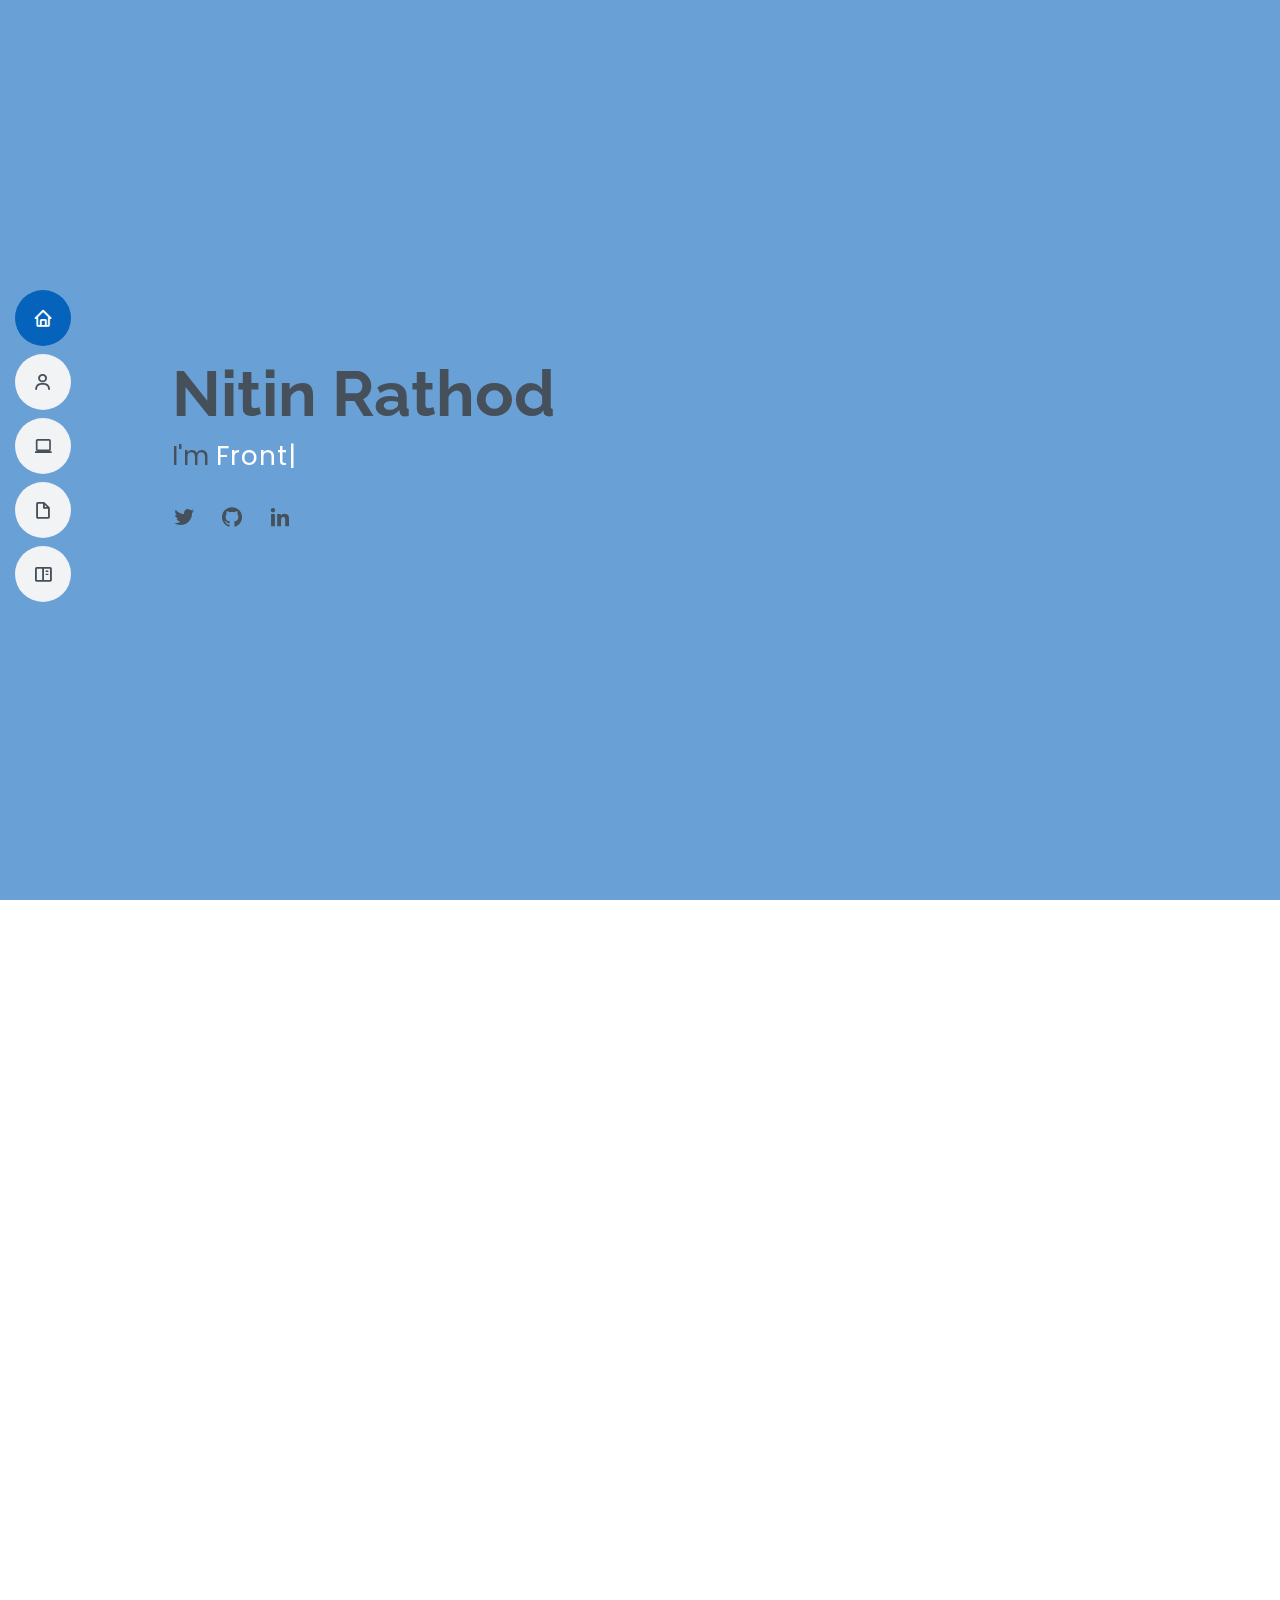
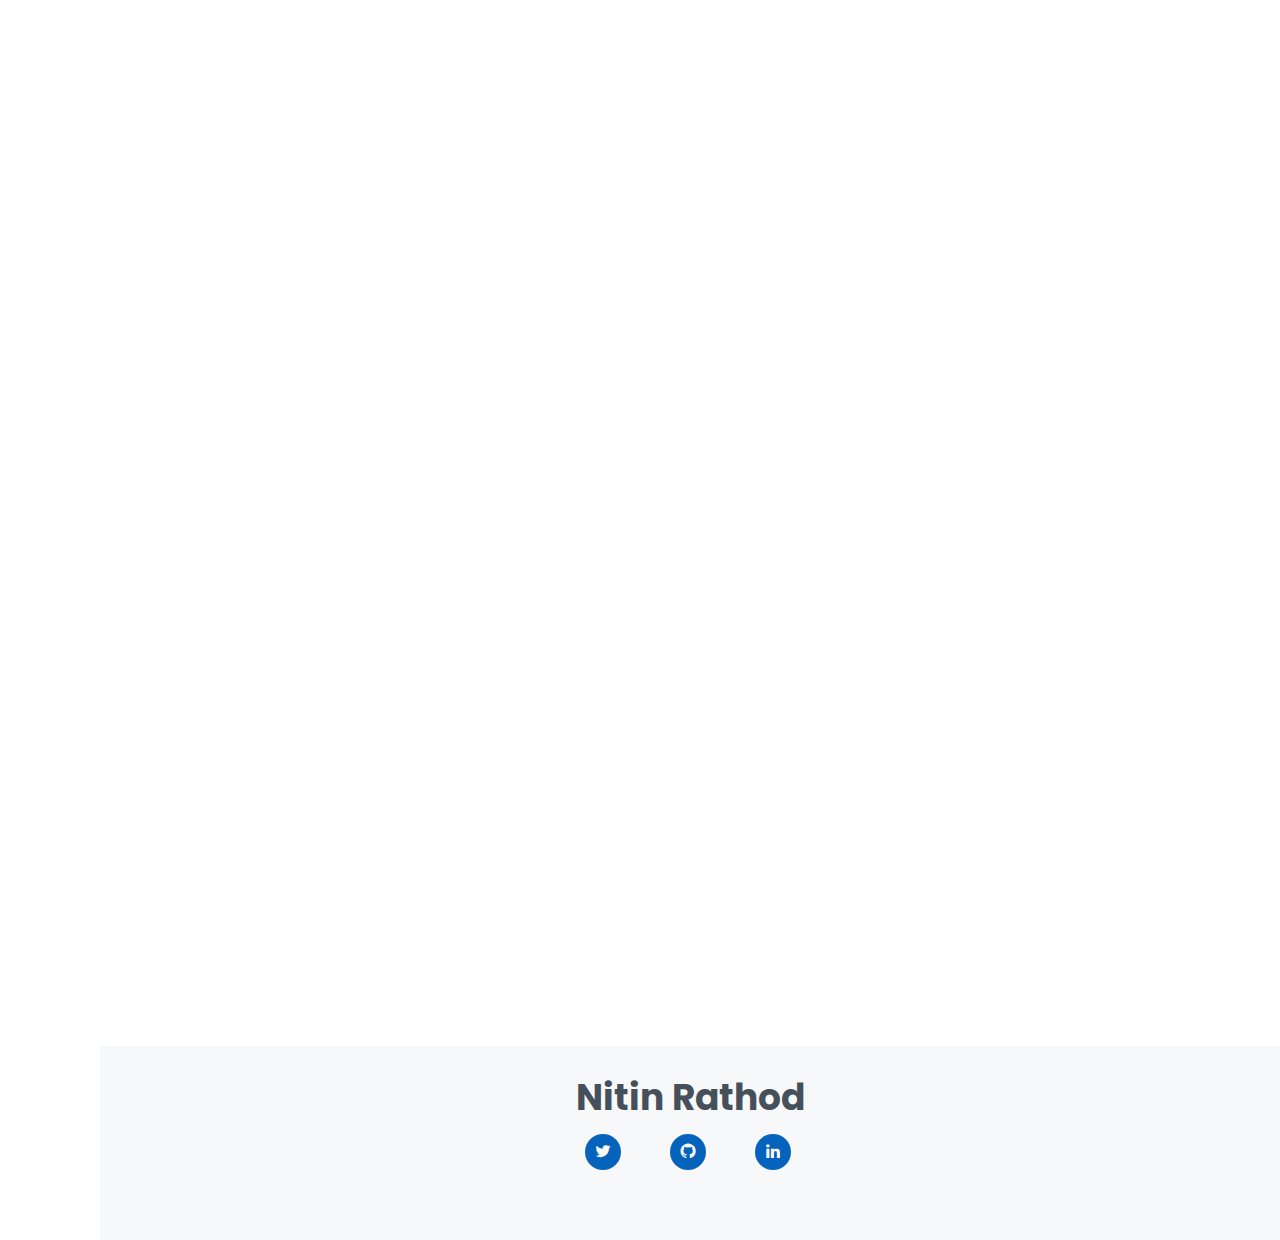
<file: index.html>
<!DOCTYPE html>
<html lang="en">

<head>
  <meta charset="utf-8">
  <meta content="width=device-width, initial-scale=1.0" name="viewport">

  <title>Portfolio | NITIN RATHOD</title>
  <meta content="" name="description">
  <meta content="" name="keywords">

  <!-- Favicons -->
  <link href="assets/img/favicon.png" rel="icon">
  <link href="assets/img/apple-touch-icon.png" rel="apple-touch-icon">

  <!-- Google Fonts -->
  <link
    href="https://fonts.googleapis.com/css?family=Open+Sans:300,300i,400,400i,600,600i,700,700i|Raleway:300,300i,400,400i,500,500i,600,600i,700,700i|Poppins:300,300i,400,400i,500,500i,600,600i,700,700i"
    rel="stylesheet">

  <!-- Vendor CSS Files -->
  <link href="assets/vendor/aos/aos.css" rel="stylesheet">
  <link href="assets/vendor/bootstrap/css/bootstrap.min.css" rel="stylesheet">
  <link href="assets/vendor/bootstrap-icons/bootstrap-icons.css" rel="stylesheet">
  <link href="assets/vendor/boxicons/css/boxicons.min.css" rel="stylesheet">
  <link href="assets/vendor/glightbox/css/glightbox.min.css" rel="stylesheet">
  <link href="assets/vendor/swiper/swiper-bundle.min.css" rel="stylesheet">

  <!-- Template Main CSS File -->
  <link href="assets/css/style.css" rel="stylesheet">
</head>

<body>

  <!-- ======= Mobile nav toggle button ======= -->
  <!-- <button type="button" class="mobile-nav-toggle d-xl-none"><i class="bi bi-list mobile-nav-toggle"></i></button> -->
  <i class="bi bi-list mobile-nav-toggle d-xl-none"></i>
  <!-- ======= Header ======= -->
  <header id="header" class="d-flex flex-column justify-content-center">

    <nav id="navbar" class="navbar nav-menu">
      <ul>
        <li><a href="#hero" class="nav-link scrollto active"><i class="bx bx-home"></i> <span>Home</span></a></li>
        <li><a href="#about" class="nav-link scrollto"><i class="bx bx-user"></i> <span>About</span></a></li>
        <li><a href="#skills" class="nav-link scrollto"><i class="bx bx-laptop"></i> <span>Skills</span></a></li>
        <li><a href="#resume" class="nav-link scrollto"><i class="bx bx-file-blank"></i> <span>Resume</span></a></li>
        <li><a href="#project" class="nav-link scrollto"><i class="bx bx-book-content"></i> <span>Projects</span></a>
        </li>
      </ul>
    </nav><!-- .nav-menu -->

  </header><!-- End Header -->

  <!-- ======= Hero Section ======= -->
  <section id="hero" class="d-flex flex-column justify-content-center">
    <div class="hero">
      <ul class="circles">
        <li></li>
        <li></li>
        <li></li>
        <li></li>
        <li></li>
        <li></li>
        <li></li>
        <li></li>
        <li></li>
        <li></li>
        <li></li>
        <li></li>
        <li></li>
        <li></li>
        <li></li>
        <li></li>
        <li></li>
        <li></li>
        <li></li>
      </ul>
    </div>
    <div class="container" data-aos="zoom-in" data-aos-delay="100">
      <h1>Nitin Rathod</h1>
      <p>I'm <span class="typed" data-typed-items="Frontend Developer, Photographer"></span></p>
      <div class="social-links">
        <a href="https://twitter.com/" class="twitter" target="_blank"><i class="bx bxl-twitter"></i></a>
        <a href="https://github.com/nitrathod" class="github" target="_blank"><i class="bx bxl-github"></i></a>
        <!-- <a href="#" class="instagram"><i class="bx bxl-instagram"></i></a>
        <a href="#" class="google-plus"><i class="bx bxl-skype"></i></a> -->
        <a href="https://www.linkedin.com/in/nitin-rathod-209028b0/" class="linkedin" target="_blank"><i
            class="bx bxl-linkedin"></i></a>
      </div>
    </div>
  </section><!-- End Hero -->

  <main id="main">

    <!-- ======= About Section ======= -->
    <section id="about" class="about">
      <div class="container" data-aos="fade-up">

        <div class="section-title">
          <h2>About</h2>
        </div>

        <div class="row">
          <div class="col-lg-4">
            <img src="assets/img/project.svg" class="img img-fluid" alt="">
          </div>
          <div class="col-lg-8 pt-4 pt-lg-0 content">
            <h3>Frontend Developer.</h3>
            <div>
              <ul>
                <li>A person with strong technical skills, visual sense, understanding of UX, and strong communication
                  skills.</li>
                <li>I am enthusiastic, who loves to explore new things which help me to turned out from functional QA to
                  the amazing frontend developer.</li>
                <li>An Individual with a flexible and self-motivated personality along with a very good
                  team player, committed to delivering on time and having ability to take ownership of
                  workstreams.</li>
                <li>I am modest, but hard working and I consistently sets firm goals for myself. Then, once I’ve
                  defined the benchmarks, I take the necessary steps to achieve those milestones.</li>
              </ul>
            </div>
          </div>
        </div>

      </div>
    </section>
    <!-- End About Section -->

    <!-- ======= Skills Section ======= -->
    <section id="skills" class="skills section-bg">
      <div class="container" data-aos="fade-up">

        <div class="section-title">
          <h2>Skills</h2>
          <p>A person with strong technical skills, understanding of UX, and strong communication skills.</p>
        </div>

        <div class="row skills-content">

          <div class="col-lg-6">

            <div class="progress">
              <span class="skill">HTML 5<i class="val">80%</i></span>
              <div class="progress-bar-wrap">
                <div class="progress-bar" role="progressbar" aria-valuenow="80" aria-valuemin="0" aria-valuemax="100">
                </div>
              </div>
            </div>

            <div class="progress">
              <span class="skill">CSS 3<i class="val">80%</i></span>
              <div class="progress-bar-wrap">
                <div class="progress-bar" role="progressbar" aria-valuenow="80" aria-valuemin="0" aria-valuemax="100">
                </div>
              </div>
            </div>

            <div class="progress">
              <span class="skill">JavaScript <i class="val">70%</i></span>
              <div class="progress-bar-wrap">
                <div class="progress-bar" role="progressbar" aria-valuenow="70" aria-valuemin="0" aria-valuemax="100">
                </div>
              </div>
            </div>

          </div>

          <div class="col-lg-6">

            <div class="progress">
              <span class="skill">Angular <i class="val">70%</i></span>
              <div class="progress-bar-wrap">
                <div class="progress-bar" role="progressbar" aria-valuenow="75" aria-valuemin="0" aria-valuemax="100">
                </div>
              </div>
            </div>

            <div class="progress">
              <span class="skill">Typescript <i class="val">60%</i></span>
              <div class="progress-bar-wrap">
                <div class="progress-bar" role="progressbar" aria-valuenow="70" aria-valuemin="0" aria-valuemax="100">
                </div>
              </div>
            </div>

            <div class="progress">
              <span class="skill">Tailwind CSS<i class="val">60%</i></span>
              <div class="progress-bar-wrap">
                <div class="progress-bar" role="progressbar" aria-valuenow="60" aria-valuemin="0" aria-valuemax="100">
                </div>
              </div>
            </div>

          </div>

        </div>

      </div>
    </section>
    <!-- End Skills Section -->
    <!--======= Resume Section ======= -->
    <section id="resume" class="resume">
      <div class="container" data-aos="fade-up">

        <div class="section-title">
          <h2>Resume</h2>
          <p>Innovative Front-end developer with total <b>6.7+</b> years of experience and relavent <b>3.7+</b> years in
            building and maintiaing
            responsive websites in the consulting firm. Proficient in <b>JavaScript, Angular, HTML5, CSS3, PrimeNG,
              Tailwind CSS</b>, along
            with other frontend technologies and tools. </p>
        </div>

        <div class="row">
          <div class="col-lg-6">
            <h3 class="resume-title">Sumary</h3>
            <div class="resume-item pb-0">
              <h4>Rathod Nitin</h4>
              <p><em>Meticulous front-end developer with over <b>3.7+</b> years of frontend
                  experience and passion for responsive website design
                  and experience in all stages of advanced front-end
                  development. Highly enthusiastic and enjoy learning new
                  technologies and frameworks. Spearheaded successful
                  transition from senior quality assurance engineer to a
                  front-end developer. Proficient understanding of
                  <b>JavaScript, Angular, HTML, and CSS</b>. Knowledgeable in a
                  user interface and debugging processes.</em></p>
              <ul>
                <li>A2/302 Amber Enclave, Near
                  Laxmi Park Thakurli East
                  421201, Dombivli, Mumbai,
                  Maharashtra, India</li>
                <li>+91 9028258085</li>
                <li>rnitin.tech@gmail.com</li>
              </ul>
            </div>

            <h3 class="resume-title">Education</h3>
            <div class="resume-item">
              <h4>Post Graduation Diploma In Advance Computing</h4>
              <h5>08/2015</h5>
              <p><em><b>MET Institute of Computer Science, Mumbai, India</b></em></p>
              <ul>
                <li>Use technologies to access and interpret information effectively.</li>
                <li>Apply analytical skills to investigate unfamiliar problems using web technologies like HTML 5.0,
                  CSS, JavaScript, Angular.</li>
                <li>Use quantitative data confidently and competently.</li>
                <li>Understand the multi-tier architecture of web-based enterprise applications.</li>
              </ul>
            </div>
            <div class="resume-item">
              <h4>Bachelors Of Engineering</h4>
              <h5>06/2014</h5>
              <p><em><b>University Of Mumbai, India</b></em></p>
              <ul>
                <li>Electronics & Telecommunication Engineering: Studied analog transmission, digital transmission,
                  reception of video, voice and data, basic electronics, solid state devices, digital and analog
                  communication, analog integrated circuits, satellite communication, microwave engineering, antennae
                  and wave progression.</li>
              </ul>
            </div>
          </div>
          <div class="col-lg-6">
            <h3 class="resume-title">Professional Experience</h3>
            <div class="resume-item">
              <h4>Deloitte Consulting India Pvt. Ltd, Mumbai, India</h4>
              <p><em><b>DC consultant</b></em> - Present</p>
              <p><em><b>Gas & Electric Client</b></em> - Oct. 2018 - Present</p>
              <ul>
                <li><em><b>Industry</b></em>: Energy and Gas</li>
                <li><em><b>Role</b></em>: Frontend Developer, 3.7+ years</li>
                <li><em><b>Project Overview</b></em>: The project aims to develop a system that helps end-user with a
                  digital solution and
                  minimize efforts for enrolling, transferring, and stopping for the electric and gas services.</li>
                <li><em><b>Responsibilities</b></em>: Maximized applications’ efficiency, data quality, scope,
                  operability, and flexibility.</li>
                <li>Improved product aesthetics for current client, leading to
                  an average increase of 34% in application efficiency.
                </li>
                <li>Implemented a pixel-perfect UI/UX with a focus on
                  customer engagement and creating beautiful and
                  unobtrusive user flows.</li>
                <li>Handled UI integration with REST-APIs along with crossbrowser
                  compatibility.
                </li>
                <li>
                  Liaised with backend developers and product owners to
                  stay current on product features and intended
                  functionality.
                </li>
                <li>
                  Assessed UX and UI designs for technical feasibility.
                </li>
                <li>
                  Wrote elegant, self-documenting code, easy to read and
                  adapt for other developers.
                </li>
                <li>
                  Proficient understanding of code versioning tools GitHub.
                </li>
              </ul>
            </div>
            <div class="resume-item">
              <p><em><b>DC Business Technology Analyst</b></em></p>
              <p><em><b>Insurance Client</b></em> - Sep. 2015 - Sep. 2018</p>
              <ul>
                <li><em><b>Industry</b></em>: Insurance</li>
                <li><em><b>Role</b></em>: Sr. Quality Assurance Engineer, 3 years</li>
                <li><em><b>Project Overview</b></em>: The project aims to test various kinds of insurance policies that
                  are created for endusers
                  to digitize the process and provide a robust solution. Insurance policies like Personal Auto,
                  Commercial Auto, Homeowners, Umbrella, Businessowners, Workers Comp, etc.</li>
                <li><em><b>Responsibilities</b></em>: Being quality assurance engineer actively working on creating
                  accurate and successful test scripts to manage
                  the system and regression testing of certain products and
                  features.</li>
                <li>Actively participated in sprint planning, daily stand-ups,
                  demonstrations, and retrospections.</li>
              </ul>
            </div>
          </div>
        </div>

      </div>
    </section>
    <!--End Resume Section -->
    <!-- ======= project Section ======= -->
    <section id="project" class="project section-bg">
      <div class="container" data-aos="fade-up">
        <div class="section-title">
          <h2>Projects</h2>
          <p>I would love to showcase my work and thus, you can see my project hosted online,
            if you want to know more, please click on individual projects.
          </p>
        </div>
        <div class="container">
          <div class="row">
            <div class="col-sm-6">
              <div class="card">
                <img class="card-img-top" src="assets/img/portfolio/movie-clone.png" alt="Card image cap">
                <div class="card-body">
                  <h5 class="card-title"><b>Movie Clone</b></h5>
                  <p class="card-text">The movie clone web-based application, fetching REST API from <b>The Movie
                      Database</b>
                    site and displaying upcoming, top rated, popular etc. categories movies on application.
                    Using common component, pagination, search functionality, movie details, movie trailer
                    and movie pictures.</p>
                  <a href="movie-clone.html" class="btn btn-primary">Project Details</a>
                </div>
              </div>
            </div>
            <div class="col-sm-6">
              <div class="card">
                <img class="card-img-top" src="assets/img/portfolio/covid19.png" alt="Card image cap">
                <div class="card-body">
                  <h5 class="card-title"><b>Covid 19 Tracker | India</b></h5>
                  <p class="card-text">The Covid 19 virus tracker for india, as the count is multiplying radiply and new
                    varients are being discovered in regular time period.
                    With the help of this project, I want to help people to get the live data and demographic details on
                    one click and he/she
                    will get important information about covid-19 virus
                    updates.</p>
                  <a href="#" class="btn btn-primary">Project Details</a>
                </div>
              </div>
            </div>
          </div>
        </div>
        <div>

        </div>
      </div>
    </section>

    <!-- End project Section -->

    <!-- ======= Footer ======= -->
    <footer id="footer">
      <div class="container">
        <h3>Nitin Rathod</h3>
        <div class="social-links">
          <a href="https://twitter.com/" class="twitter" target="_blank"><i class="bx bxl-twitter"></i></a>
          <a href="https://github.com/nitrathod" class="github" target="_blank"><i class="bx bxl-github"></i></a>
          <!-- <a href="#" class="instagram"><i class="bx bxl-instagram"></i></a>
        <a href="#" class="google-plus"><i class="bx bxl-skype"></i></a> -->
          <a href="https://www.linkedin.com/in/nitin-rathod-209028b0/" class="linkedin" target="_blank"><i
              class="bx bxl-linkedin"></i></a>
        </div>
      </div>
    </footer><!-- End Footer -->

    <div id="preloader"></div>
    <a href="#" class="back-to-top d-flex align-items-center justify-content-center"><i
        class="bi bi-arrow-up-short"></i></a>

    <!-- Vendor JS Files -->
    <script src="assets/vendor/aos/aos.js"></script>
    <script src="assets/vendor/bootstrap/js/bootstrap.bundle.min.js"></script>
    <script src="assets/vendor/glightbox/js/glightbox.min.js"></script>
    <script src="assets/vendor/isotope-layout/isotope.pkgd.min.js"></script>
    <script src="assets/vendor/php-email-form/validate.js"></script>
    <script src="assets/vendor/purecounter/purecounter.js"></script>
    <script src="assets/vendor/swiper/swiper-bundle.min.js"></script>
    <script src="assets/vendor/typed.js/typed.min.js"></script>
    <script src="assets/vendor/waypoints/noframework.waypoints.js"></script>

    <!-- Template Main JS File -->
    <script src="assets/js/main.js"></script>

</body>

</html>
</file>
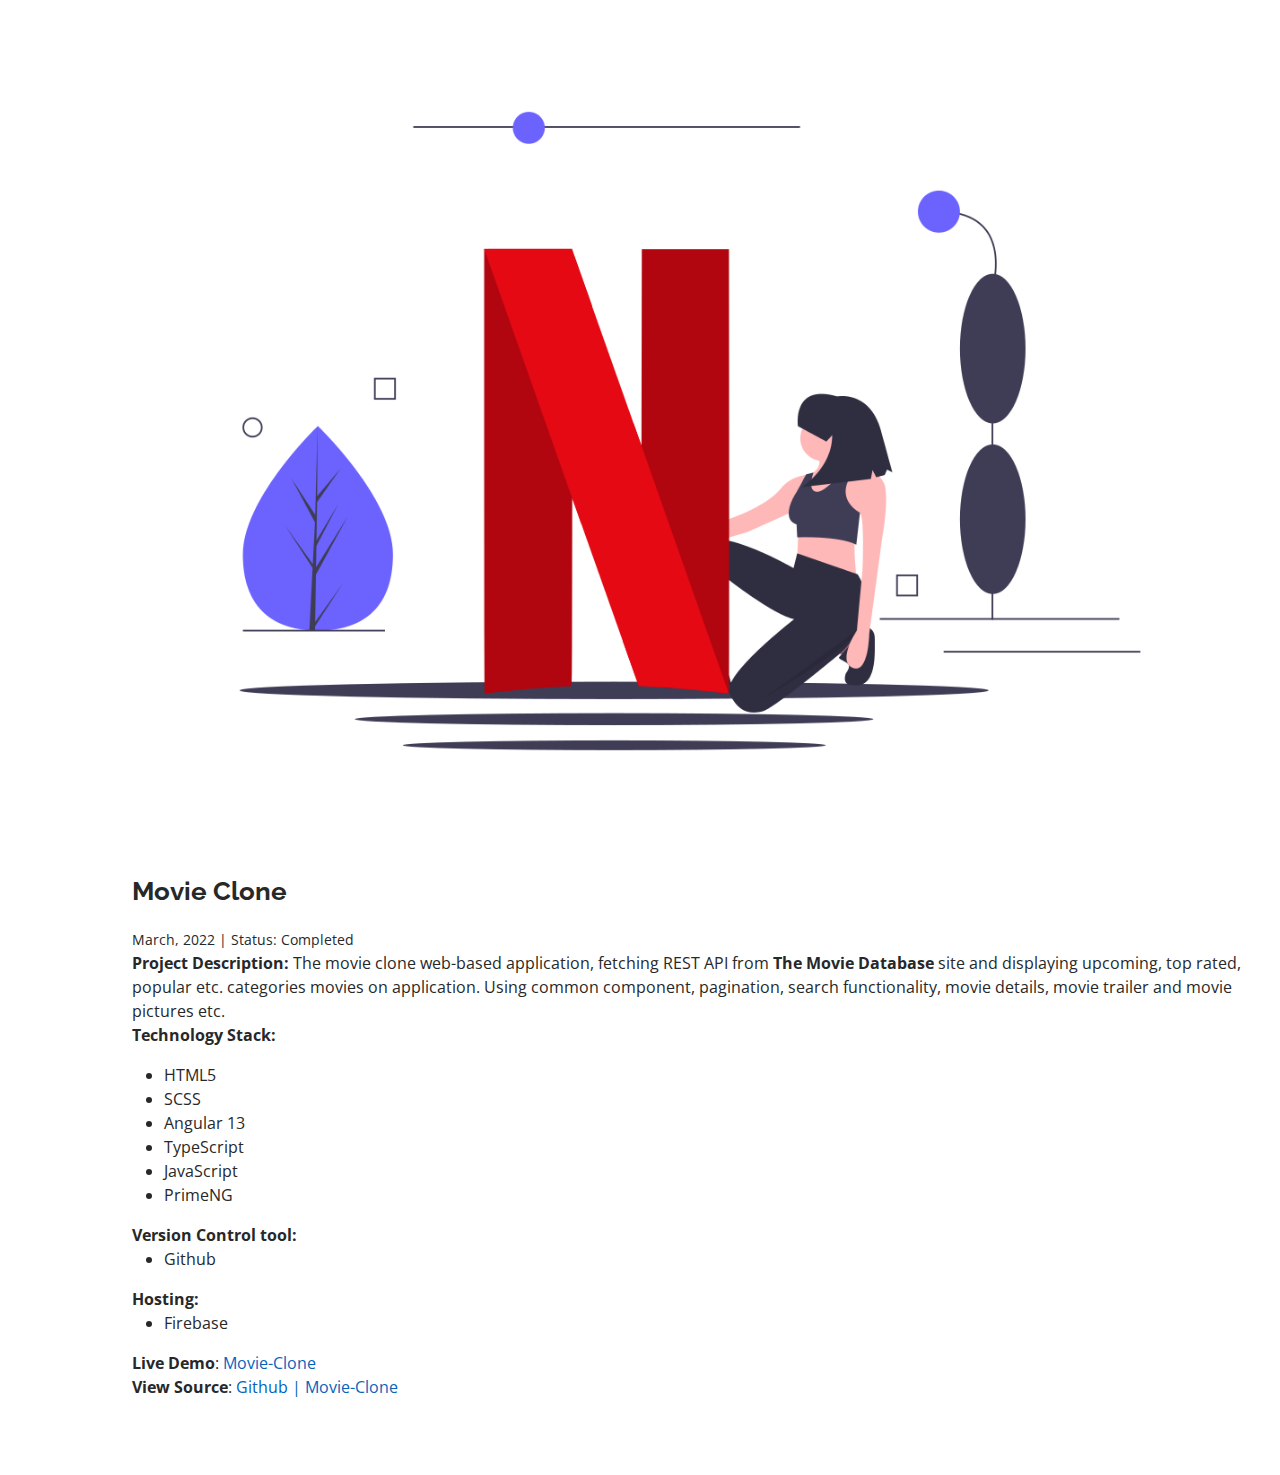
<file: movie-clone.html>
<!DOCTYPE html>
<html lang="en">

<head>
    <meta charset="utf-8">
    <meta content="width=device-width, initial-scale=1.0" name="viewport">

    <title>Portfolio | NITIN RATHOD</title>
    <meta content="" name="description">
    <meta content="" name="keywords">

    <!-- Favicons -->
    <link href="assets/img/favicon.png" rel="icon">
    <link href="assets/img/apple-touch-icon.png" rel="apple-touch-icon">

    <!-- Google Fonts -->
    <link
        href="https://fonts.googleapis.com/css?family=Open+Sans:300,300i,400,400i,600,600i,700,700i|Raleway:300,300i,400,400i,500,500i,600,600i,700,700i|Poppins:300,300i,400,400i,500,500i,600,600i,700,700i"
        rel="stylesheet">

    <!-- Vendor CSS Files -->
    <link href="assets/vendor/aos/aos.css" rel="stylesheet">
    <link href="assets/vendor/bootstrap/css/bootstrap.min.css" rel="stylesheet">
    <link href="assets/vendor/bootstrap-icons/bootstrap-icons.css" rel="stylesheet">
    <link href="assets/vendor/boxicons/css/boxicons.min.css" rel="stylesheet">
    <link href="assets/vendor/glightbox/css/glightbox.min.css" rel="stylesheet">
    <link href="assets/vendor/swiper/swiper-bundle.min.css" rel="stylesheet">

    <!-- Template Main CSS File -->
    <link href="assets/css/style.css" rel="stylesheet">
</head>

<body>

    <main id="main">

        <!-- ======= project Details Section ======= -->
        <section id="project-details" class="project-details">
            <div class="container">
                <div class="row gy-4">
                    <div>
                        <div class="project-details-slider swiper-container">
                            <div class="swiper-wrapper align-items-center">
                                <div class="swiper-slide">
                                    <img src="assets/img/portfolio/movie-clone.png" alt="">
                                </div>
                            </div>
                        </div>
                    </div>
                    <div class="col-lg-12">
                        <div class="project-description">
                            <h2>Movie Clone</h2>
                            <small>March, 2022 | Status: Completed</small>
                            <p>
                                <strong>Project Description:</strong>
                                The movie clone web-based application, fetching REST API from <b>The Movie Database</b>
                                site and displaying upcoming, top rated, popular etc. categories movies on application.
                                Using common component, pagination, search functionality, movie details, movie trailer
                                and movie pictures etc.
                                <br>
                                <strong>Technology Stack:</strong>
                                <ul>
                                    <li>HTML5</li>
                                    <li>SCSS</li>
                                    <li>Angular 13</li>
                                    <li>TypeScript</li>
                                    <li>JavaScript</li>
                                    <li>PrimeNG</li>
                                </ul>
                                <strong>Version Control tool:</strong>
                                <ul>
                                    <li>Github</li>
                                </ul>
                                <strong>Hosting:</strong>
                                <ul>
                                    <li>Firebase</li>
                                </ul>
                                <strong>Live Demo</strong>:
                                <a href="https://hotstar-clone-2326c.web.app/" target="_blank">Movie-Clone
                                </a>
                                <br>
                                <strong>View Source</strong>:
                                <a href="https://github.com/nitrathod/Hotstar-Clone" target="_blank">Github |
                                    Movie-Clone
                                </a>
                            </p>
                        </div>
                    </div>
                </div>
            </div>
        </section><!-- End project Details Section -->

    </main><!-- End #main -->

    <div id="preloader"></div>
    <a href="#" class="back-to-top d-flex align-items-center justify-content-center"><i
            class="bi bi-arrow-up-short"></i></a>

    <!-- Vendor JS Files -->
    <script src="assets/vendor/aos/aos.js"></script>
    <script src="assets/vendor/bootstrap/js/bootstrap.bundle.min.js"></script>
    <script src="assets/vendor/glightbox/js/glightbox.min.js"></script>
    <script src="assets/vendor/isotope-layout/isotope.pkgd.min.js"></script>
    <script src="assets/vendor/php-email-form/validate.js"></script>
    <script src="assets/vendor/purecounter/purecounter.js"></script>
    <script src="assets/vendor/swiper/swiper-bundle.min.js"></script>
    <script src="assets/vendor/typed.js/typed.min.js"></script>
    <script src="assets/vendor/waypoints/noframework.waypoints.js"></script>

    <!-- Template Main JS File -->
    <script src="assets/js/main.js"></script>

</body>

</html>
</file>
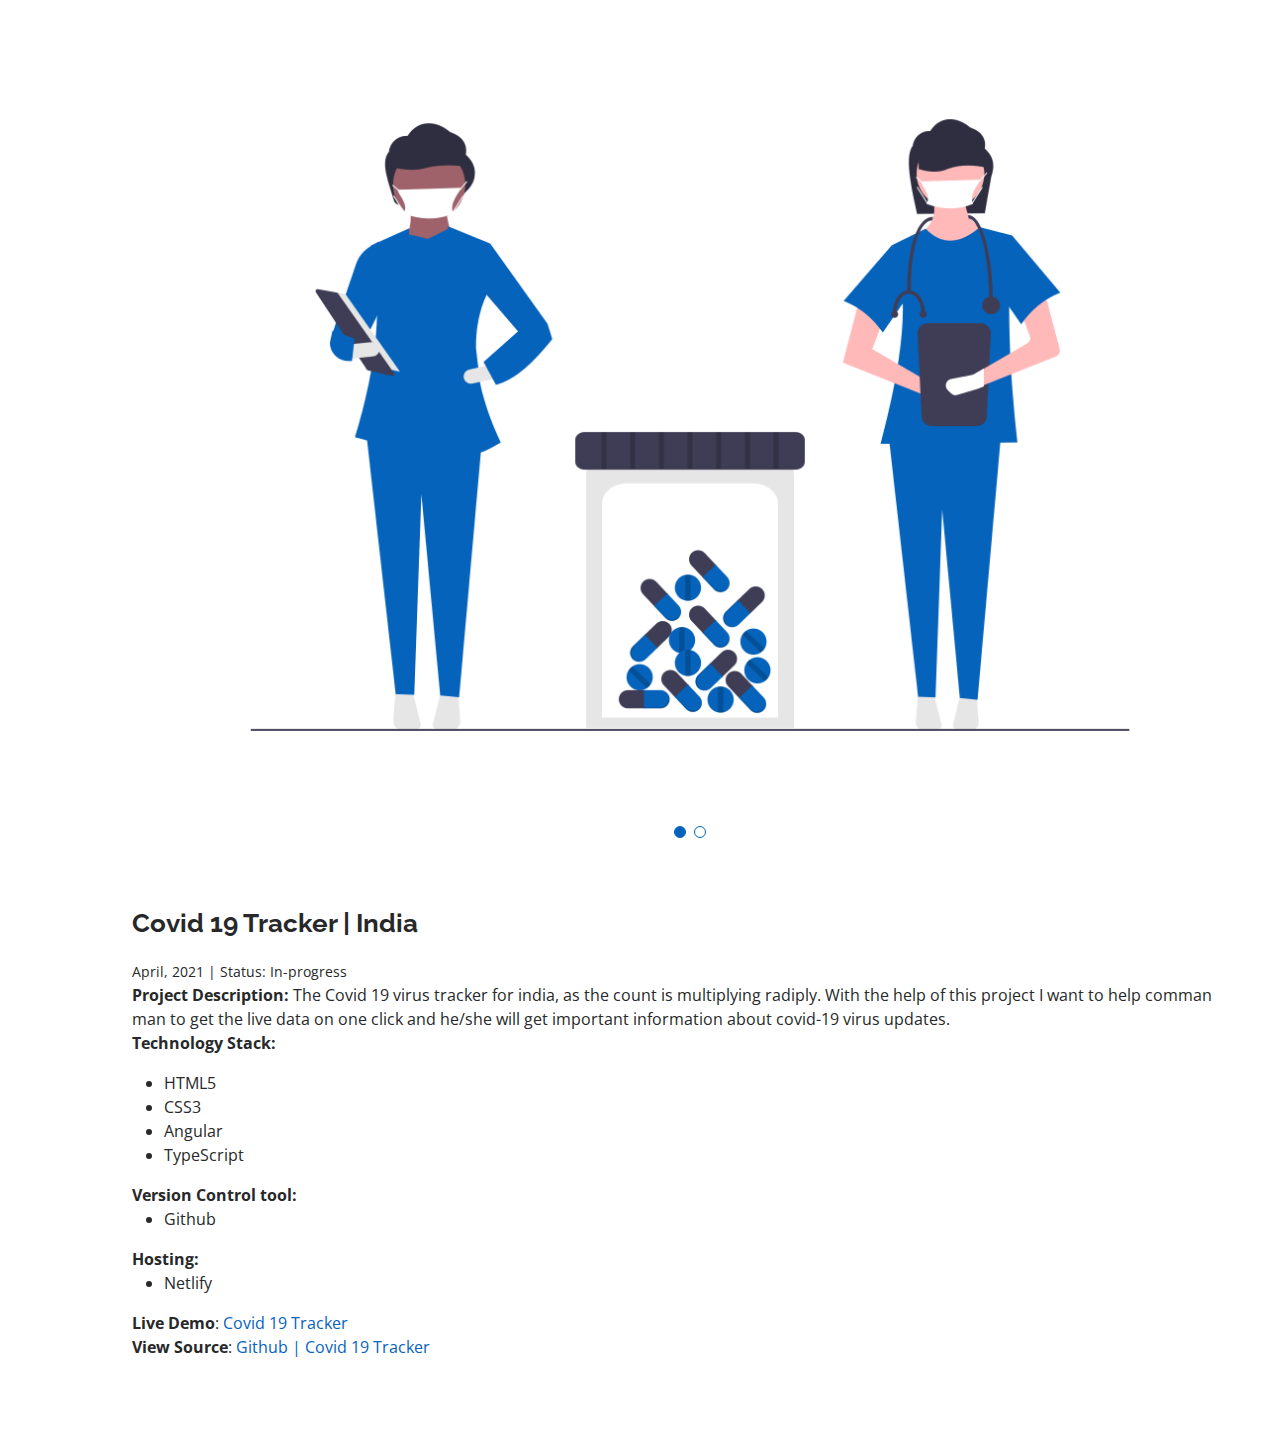
<file: project-details.html>
<!DOCTYPE html>
<html lang="en">

<head>
  <meta charset="utf-8">
  <meta content="width=device-width, initial-scale=1.0" name="viewport">

  <title>Portfolio | NITIN RATHOD</title>
  <meta content="" name="description">
  <meta content="" name="keywords">

  <!-- Favicons -->
  <link href="assets/img/favicon.png" rel="icon">
  <link href="assets/img/apple-touch-icon.png" rel="apple-touch-icon">

  <!-- Google Fonts -->
  <link
    href="https://fonts.googleapis.com/css?family=Open+Sans:300,300i,400,400i,600,600i,700,700i|Raleway:300,300i,400,400i,500,500i,600,600i,700,700i|Poppins:300,300i,400,400i,500,500i,600,600i,700,700i"
    rel="stylesheet">

  <!-- Vendor CSS Files -->
  <link href="assets/vendor/aos/aos.css" rel="stylesheet">
  <link href="assets/vendor/bootstrap/css/bootstrap.min.css" rel="stylesheet">
  <link href="assets/vendor/bootstrap-icons/bootstrap-icons.css" rel="stylesheet">
  <link href="assets/vendor/boxicons/css/boxicons.min.css" rel="stylesheet">
  <link href="assets/vendor/glightbox/css/glightbox.min.css" rel="stylesheet">
  <link href="assets/vendor/swiper/swiper-bundle.min.css" rel="stylesheet">

  <!-- Template Main CSS File -->
  <link href="assets/css/style.css" rel="stylesheet">
</head>

<body>

  <main id="main">

    <!-- ======= project Details Section ======= -->
    <section id="project-details" class="project-details">
      <div class="container">
        <div class="row gy-4">
          <div>
            <div class="project-details-slider swiper-container">
              <div class="swiper-wrapper align-items-center">
                <div class="swiper-slide">
                  <img src="assets/img/portfolio/medical_care_movn.png" alt="">
                </div>
                <div class="swiper-slide">
                  <img src="assets/img/portfolio/covid19.png" alt="">
                </div>
              </div>
              <div class="swiper-pagination"></div>
            </div>
          </div>
          <div class="col-lg-12">
            <div class="project-description">
              <h2>Covid 19 Tracker | India</h2>
              <small>April, 2021 | Status: In-progress</small>
              <p>
                <strong>Project Description:</strong>
                The Covid 19 virus tracker for india, as the count is multiplying radiply. With the help of this
                project I want to help comman man to
                get the live data on one click and he/she will get important information about covid-19 virus updates.
                <br>
                <strong>Technology Stack:</strong>
                <ul>
                  <li>HTML5</li>
                  <li>CSS3</li>
                  <li>Angular</li>
                  <li>TypeScript</li>
                </ul>
                <strong>Version Control tool:</strong>
                <ul>
                  <li>Github</li>
                </ul>
                <strong>Hosting:</strong>
                <ul>
                  <li>Netlify</li>
                </ul>
                <strong>Live Demo</strong>:
                <a href="https://indiacovid-19tracker.netlify.app" target="_blank">Covid 19
                  Tracker
                </a>
                <br>
                <strong>View Source</strong>:
                <a href="https://github.com/nitrathod/covid19tracker" target="_blank">Github | Covid 19 Tracker
                </a>
              </p>
            </div>
          </div>
        </div>

      </div>
    </section><!-- End project Details Section -->

  </main><!-- End #main -->

  <div id="preloader"></div>
  <a href="#" class="back-to-top d-flex align-items-center justify-content-center"><i
      class="bi bi-arrow-up-short"></i></a>

  <!-- Vendor JS Files -->
  <script src="assets/vendor/aos/aos.js"></script>
  <script src="assets/vendor/bootstrap/js/bootstrap.bundle.min.js"></script>
  <script src="assets/vendor/glightbox/js/glightbox.min.js"></script>
  <script src="assets/vendor/isotope-layout/isotope.pkgd.min.js"></script>
  <script src="assets/vendor/php-email-form/validate.js"></script>
  <script src="assets/vendor/purecounter/purecounter.js"></script>
  <script src="assets/vendor/swiper/swiper-bundle.min.js"></script>
  <script src="assets/vendor/typed.js/typed.min.js"></script>
  <script src="assets/vendor/waypoints/noframework.waypoints.js"></script>

  <!-- Template Main JS File -->
  <script src="assets/js/main.js"></script>

</body>

</html>
</file>
<file: assets/css/style.css>
/*--------------------------------------------------------------
# General
--------------------------------------------------------------*/
@import url("https://fonts.googleapis.com/css?family=Exo:400,700");

* {
  margin: 0px;
  padding: 0px;
}

body {
  font-family: "Open Sans", sans-serif;
  color: #272829;
}

a {
  color: #0563bb;
  text-decoration: none;
}

a:hover {
  color: #067ded;
  text-decoration: none;
}

h1,
h2,
h3,
h4,
h5,
h6 {
  font-family: "Raleway", sans-serif;
}

/*--------------------------------------------------------------
# Back to top button
--------------------------------------------------------------*/
.back-to-top {
  position: fixed;
  visibility: hidden;
  opacity: 0;
  right: 15px;
  bottom: 15px;
  z-index: 996;
  background: #0563bb;
  width: 40px;
  height: 40px;
  border-radius: 50px;
  transition: all 0.4s;
}

.back-to-top i {
  font-size: 28px;
  color: #fff;
  line-height: 0;
}

.back-to-top:hover {
  background: #0678e3;
  color: #fff;
}

.back-to-top.active {
  visibility: visible;
  opacity: 1;
}

/*--------------------------------------------------------------
# Preloader
--------------------------------------------------------------*/
#preloader {
  position: fixed;
  top: 0;
  left: 0;
  right: 0;
  bottom: 0;
  z-index: 9999;
  overflow: hidden;
  background: #fff;
}

#preloader:before {
  content: "";
  position: fixed;
  top: calc(50% - 30px);
  left: calc(50% - 30px);
  border: 6px solid #0563bb;
  border-top-color: #fff;
  border-bottom-color: #fff;
  border-radius: 50%;
  width: 60px;
  height: 60px;
  -webkit-animation: animate-preloader 1s linear infinite;
  animation: animate-preloader 1s linear infinite;
}

@-webkit-keyframes animate-preloader {
  0% {
    transform: rotate(0deg);
  }
  100% {
    transform: rotate(360deg);
  }
}

@keyframes animate-preloader {
  0% {
    transform: rotate(0deg);
  }
  100% {
    transform: rotate(360deg);
  }
}

/*--------------------------------------------------------------
# Disable aos animation delay on mobile devices
--------------------------------------------------------------*/
@media screen and (max-width: 768px) {
  [data-aos-delay] {
    transition-delay: 0 !important;
  }
}

/*--------------------------------------------------------------
# Header
--------------------------------------------------------------*/
#header {
  position: fixed;
  top: 0;
  left: 0;
  bottom: 0;
  z-index: 9997;
  transition: all 0.5s;
  padding: 15px;
  overflow-y: auto;
}

@media (max-width: 992px) {
  #header {
    width: 300px;
    background: #fff;
    border-right: 1px solid #e6e9ec;
    left: -300px;
  }
}

@media (min-width: 992px) {
  #main {
    margin-left: 100px;
  }
}

/*--------------------------------------------------------------
# Navigation Menu
--------------------------------------------------------------*/
/**
* Desktop Navigation 
*/
.nav-menu {
  padding: 0;
  display: block;
}

.nav-menu * {
  margin: 0;
  padding: 0;
  list-style: none;
}

.nav-menu > ul > li {
  position: relative;
  white-space: nowrap;
}

.nav-menu a {
  display: flex;
  align-items: center;
  color: #45505b;
  padding: 10px 18px;
  margin-bottom: 8px;
  transition: 0.3s;
  font-size: 15px;
  border-radius: 50px;
  background: #f2f3f5;
  height: 56px;
  width: 100%;
  overflow: hidden;
  transition: 0.3s;
}

.nav-menu a i {
  font-size: 20px;
}

.nav-menu a span {
  padding: 0 5px 0 7px;
  color: #45505b;
}

@media (min-width: 992px) {
  .nav-menu a {
    width: 56px;
  }
  .nav-menu a span {
    display: none;
    color: #fff;
  }
}

.nav-menu a:hover,
.nav-menu .active,
.nav-menu li:hover > a {
  color: #fff;
  background: #0563bb;
}

.nav-menu a:hover span,
.nav-menu .active span,
.nav-menu li:hover > a span {
  color: #fff;
}

.nav-menu a:hover,
.nav-menu li:hover > a {
  width: 100%;
  color: #fff;
}

.nav-menu a:hover span,
.nav-menu li:hover > a span {
  display: block;
}

/**
* Mobile Navigation 
*/
.mobile-nav-toggle {
  position: fixed;
  right: 10px;
  top: 10px;
  z-index: 9998;
  border: 0;
  background: none;
  font-size: 28px;
  transition: all 0.4s;
  outline: none !important;
  line-height: 0;
  cursor: pointer;
  border-radius: 50px;
  padding: 5px;
}

.mobile-nav-toggle i {
  color: #45505b;
}

.mobile-nav-active {
  overflow: hidden;
}

.mobile-nav-active #header {
  left: 0;
}

.mobile-nav-active .mobile-nav-toggle {
  color: #fff;
  background-color: #0563bb;
}

/*--------------------------------------------------------------
# Hero Section
--------------------------------------------------------------*/
#hero {
  width: 100%;
  height: 100vh;
  background: #0563bb;
  background: -webkit-linear-gradient(to left, #0d74d4, #1d28eb);
  /* background: url("../img/hero-bg.jpg") top right no-repeat; */
  background-size: cover;
  position: relative;
}

@media (min-width: 992px) {
  #hero {
    padding-left: 160px;
  }
}

#hero:before {
  content: "";
  background: rgba(255, 255, 255, 0.4);
  position: absolute;
  bottom: 0;
  top: 0;
  left: 0;
  right: 0;
}

#hero h1 {
  margin: 0;
  font-size: 64px;
  font-weight: 700;
  line-height: 56px;
  color: #45505b;
}

#hero p {
  color: #45505b;
  margin: 15px 0 0 0;
  font-size: 26px;
  font-family: "Poppins", sans-serif;
}

#hero p span {
  color: #fff;
  letter-spacing: 1px;
}

#hero .social-links {
  margin-top: 30px;
}

#hero .social-links a {
  font-size: 24px;
  display: inline-block;
  color: #45505b;
  line-height: 1;
  margin-right: 20px;
  transition: 0.3s;
}

#hero .social-links a:hover {
  color: #0563bb;
}

@media (max-width: 992px) {
  #hero {
    text-align: center;
  }
  #hero h1 {
    font-size: 32px;
    line-height: 36px;
  }
  #hero p {
    margin-top: 10px;
    font-size: 20px;
    line-height: 24px;
  }
}

/*------------------------------------------------------------
# Hero section animation
-------------------------------------------------------------*/
/* .area {
  background: #4e54c8;
  background: -webkit-linear-gradient(to left, #8f94fb, #4e54c8);
  width: 100%;
  height: 100vh;
} */

.circles {
  position: absolute;
  top: 0;
  left: 0;
  width: 100%;
  height: 100%;
  overflow: hidden;
}

.circles li {
  position: absolute;
  display: block;
  list-style: none;
  width: 20px;
  height: 20px;
  background: rgba(255, 255, 255, 0.2);
  animation: animate 25s linear infinite;
  bottom: -150px;
}

.circles li:nth-child(1) {
  left: 25%;
  width: 80px;
  height: 80px;
  animation-delay: 0s;
}

.circles li:nth-child(2) {
  left: 10%;
  width: 20px;
  height: 20px;
  animation-delay: 2s;
  animation-duration: 12s;
}

.circles li:nth-child(3) {
  left: 70%;
  width: 20px;
  height: 20px;
  animation-delay: 4s;
}

.circles li:nth-child(4) {
  left: 40%;
  width: 60px;
  height: 60px;
  animation-delay: 0s;
  animation-duration: 18s;
}

.circles li:nth-child(5) {
  left: 65%;
  width: 20px;
  height: 20px;
  animation-delay: 0s;
}

.circles li:nth-child(6) {
  left: 75%;
  width: 110px;
  height: 110px;
  animation-delay: 3s;
}

.circles li:nth-child(7) {
  left: 35%;
  width: 150px;
  height: 150px;
  animation-delay: 7s;
}

.circles li:nth-child(8) {
  left: 50%;
  width: 25px;
  height: 25px;
  animation-delay: 15s;
  animation-duration: 45s;
}

.circles li:nth-child(9) {
  left: 20%;
  width: 15px;
  height: 15px;
  animation-delay: 1s;
  animation-duration: 50s;
}

.circles li:nth-child(10) {
  left: 85%;
  width: 150px;
  height: 150px;
  animation-delay: 0s;
  animation-duration: 11s;
}

@keyframes animate {
  0% {
    transform: translateY(0) rotate(0deg);
    opacity: 0.8;
    border-radius: 0;
  }

  100% {
    transform: translateY(-1000px) rotate(720deg);
    opacity: 0.8;
    border-radius: 50%;
  }
}

/*--------------------------------------------------------------
# Sections General
--------------------------------------------------------------*/
section {
  padding: 60px 0;
  overflow: hidden;
}

.section-title {
  text-align: center;
  padding-bottom: 30px;
}

.section-title h2 {
  font-size: 32px;
  font-weight: bold;
  text-transform: uppercase;
  margin-bottom: 20px;
  padding-bottom: 20px;
  position: relative;
  color: #45505b;
}

.section-title h2::before {
  content: "";
  position: absolute;
  display: block;
  width: 120px;
  height: 1px;
  background: #ddd;
  bottom: 1px;
  left: calc(50% - 60px);
}

.section-title h2::after {
  content: "";
  position: absolute;
  display: block;
  width: 40px;
  height: 3px;
  background: #0563bb;
  bottom: 0;
  left: calc(50% - 20px);
}

.section-title p {
  margin-bottom: 0;
}

/*--------------------------------------------------------------
# About
--------------------------------------------------------------*/
.about .content h3 {
  font-weight: 700;
  font-size: 26px;
  color: #728394;
}

.about .content ul {
  list-style: square;
  padding: 0;
}

.about .content ul li {
  margin-bottom: 20px;
  display: flex;
  align-items: center;
}

.about .content ul strong {
  margin-right: 10px;
}

.about .content ul i {
  font-size: 16px;
  margin-right: 5px;
  color: #0563bb;
  line-height: 0;
}

.about .content p:last-child {
  margin-bottom: 0;
}

.about .img {
  height: 300px;
  width: 250px;
}

/*--------------------------------------------------------------
# Facts
--------------------------------------------------------------*/
.facts .count-box {
  padding: 30px 30px 25px 30px;
  margin-top: 30px;
  width: 100%;
  position: relative;
  text-align: center;
  background: #fff;
}

.facts .count-box i {
  position: absolute;
  top: -25px;
  left: 50%;
  transform: translateX(-50%);
  font-size: 24px;
  background: #0563bb;
  color: #fff;
  border-radius: 50px;
  display: inline-flex;
  align-items: center;
  justify-content: center;
  width: 48px;
  height: 48px;
}

.facts .count-box span {
  font-size: 36px;
  display: block;
  font-weight: 600;
  color: #011426;
}

.facts .count-box p {
  padding: 0;
  margin: 0;
  font-family: "Raleway", sans-serif;
  font-size: 14px;
}

/*--------------------------------------------------------------
# Skills
--------------------------------------------------------------*/
.skills .progress {
  height: 60px;
  display: block;
  background: none;
  border-radius: 0;
}

.skills .progress .skill {
  padding: 10px 0;
  margin: 0;
  text-transform: uppercase;
  display: block;
  font-weight: 600;
  font-family: "Poppins", sans-serif;
  color: #45505b;
}

.skills .progress .skill .val {
  float: right;
  font-style: normal;
}

.skills .progress-bar-wrap {
  background: #f2f3f5;
}

.skills .progress-bar {
  width: 1px;
  height: 10px;
  transition: 0.9s;
  background-color: #0563bb;
}

/*--------------------------------------------------------------
# Resume
--------------------------------------------------------------*/
.resume .resume-title {
  font-size: 26px;
  font-weight: 700;
  margin-top: 20px;
  margin-bottom: 20px;
  color: #45505b;
}

.resume .resume-item {
  padding: 0 0 20px 20px;
  margin-top: -2px;
  border-left: 2px solid #0563bb;
  position: relative;
}

.resume .resume-item h4 {
  line-height: 18px;
  font-size: 18px;
  font-weight: 600;
  text-transform: uppercase;
  font-family: "Poppins", sans-serif;
  color: #0563bb;
  margin-bottom: 10px;
}

.resume .resume-item h5 {
  font-size: 16px;
  background: #f7f8f9;
  padding: 5px 15px;
  display: inline-block;
  font-weight: 600;
  margin-bottom: 10px;
}

.resume .resume-item ul {
  padding-left: 20px;
}

.resume .resume-item ul li {
  padding-bottom: 10px;
}

.resume .resume-item:last-child {
  padding-bottom: 0;
}

.resume .resume-item::before {
  content: "";
  position: absolute;
  width: 16px;
  height: 16px;
  border-radius: 50px;
  left: -9px;
  top: 0;
  background: #fff;
  border: 2px solid #0563bb;
}

/*--------------------------------------------------------------
# project
--------------------------------------------------------------*/

.card {
  height: 610px;
}

.project .project-item {
  margin-bottom: 30px;
}

.project #project-flters {
  padding: 0;
  margin: 0 auto 25px auto;
  list-style: none;
  text-align: center;
  background: #fff;
  border-radius: 50px;
  padding: 2px 15px;
}

.project #project-flters li {
  cursor: pointer;
  display: inline-block;
  padding: 10px 15px;
  font-size: 14px;
  font-weight: 600;
  line-height: 1;
  text-transform: uppercase;
  color: #272829;
  margin-bottom: 5px;
  transition: all 0.3s ease-in-out;
}

.project #project-flters li:hover,
.project #project-flters li.filter-active {
  color: #0563bb;
}

.project #project-flters li:last-child {
  margin-right: 0;
}

.project .project-wrap {
  transition: 0.3s;
  position: relative;
  overflow: hidden;
  z-index: 1;
  background: rgba(69, 80, 91, 0.8);
}

.project .project-wrap::before {
  content: "";
  background: rgba(255, 255, 255, 0.7);
  position: absolute;
  left: 30px;
  right: 30px;
  top: 30px;
  bottom: 30px;
  transition: all ease-in-out 0.3s;
  z-index: 2;
  opacity: 0;
}

.project .project-wrap .project-info {
  opacity: 0;
  position: absolute;
  top: 0;
  left: 0;
  right: 0;
  bottom: 0;
  text-align: center;
  z-index: 3;
  transition: all ease-in-out 0.3s;
  display: flex;
  flex-direction: row;
  justify-content: center;
  align-items: center;
}

.project .project-wrap .project-info::before {
  display: flex;
  content: "";
  width: 48px;
  height: 48px;
  position: absolute;
  top: 35px;
  left: 35px;
  border-top: 3px solid #d7dce1;
  border-left: 3px solid #d7dce1;
  transition: all 0.5s ease 0s;
  z-index: 9994;
}

.project .project-wrap .project-info::after {
  display: flex;
  content: "";
  width: 48px;
  height: 48px;
  position: absolute;
  bottom: 35px;
  right: 35px;
  border-bottom: 3px solid #d7dce1;
  border-right: 3px solid #d7dce1;
  transition: all 0.5s ease 0s;
  z-index: 9994;
}

.project .project-wrap .project-info h4 {
  font-size: 20px;
  color: #45505b;
  font-weight: 600;
}

.project .project-wrap .project-info p {
  color: #45505b;
  font-size: 14px;
  text-transform: uppercase;
  padding: 0;
  margin: 0;
}

.project .project-wrap .project-links {
  text-align: center;
  z-index: 4;
}

.project .project-wrap .project-links a {
  color: #45505b;
  margin: 0 2px;
  font-size: 28px;
  display: inline-block;
  transition: 0.3s;
}

.project .project-wrap .project-links a:hover {
  color: #148af9;
}

.project .project-wrap:hover::before {
  top: 0;
  left: 0;
  right: 0;
  bottom: 0;
  opacity: 1;
}

.project .project-wrap:hover .project-info {
  opacity: 1;
}

.project .project-wrap:hover .project-info::before {
  top: 15px;
  left: 15px;
}

.project .project-wrap:hover .project-info::after {
  bottom: 15px;
  right: 15px;
}

/*--------------------------------------------------------------
# project Details
--------------------------------------------------------------*/
.project-details {
  padding-top: 40px;
}

.project-details .project-details-slider img {
  width: 100%;
}

.project-details .project-details-slider .swiper-pagination {
  margin-top: 20px;
  position: relative;
}

.project-details
  .project-details-slider
  .swiper-pagination
  .swiper-pagination-bullet {
  width: 12px;
  height: 12px;
  background-color: #fff;
  opacity: 1;
  border: 1px solid #0563bb;
}

.project-details
  .project-details-slider
  .swiper-pagination
  .swiper-pagination-bullet-active {
  background-color: #0563bb;
}

.project-details .project-info {
  padding: 30px;
  box-shadow: 0px 0 30px rgba(69, 80, 91, 0.08);
}

.project-details .project-info h3 {
  font-size: 22px;
  font-weight: 700;
  margin-bottom: 20px;
  padding-bottom: 20px;
  border-bottom: 1px solid #eee;
}

.project-details .project-info ul {
  list-style: none;
  padding: 0;
  font-size: 15px;
}

.project-details .project-info ul li + li {
  margin-top: 10px;
}

.project-details .project-description {
  padding-top: 30px;
}

.project-details .project-description h2 {
  font-size: 26px;
  font-weight: 700;
  margin-bottom: 20px;
}

.project-details .project-description p {
  padding: 0;
}

/*--------------------------------------------------------------
# Services
--------------------------------------------------------------*/
.services .icon-box {
  text-align: center;
  padding: 70px 20px 80px 20px;
  transition: all ease-in-out 0.3s;
  background: #fff;
  box-shadow: 0px 5px 90px 0px rgba(110, 123, 131, 0.05);
}

.services .icon-box .icon {
  margin: 0 auto;
  width: 100px;
  height: 100px;
  display: flex;
  align-items: center;
  justify-content: center;
  transition: ease-in-out 0.3s;
  position: relative;
}

.services .icon-box .icon i {
  font-size: 36px;
  transition: 0.5s;
  position: relative;
}

.services .icon-box .icon svg {
  position: absolute;
  top: 0;
  left: 0;
}

.services .icon-box .icon svg path {
  transition: 0.5s;
  fill: #f5f5f5;
}

.services .icon-box h4 {
  font-weight: 600;
  margin: 10px 0 15px 0;
  font-size: 22px;
}

.services .icon-box h4 a {
  color: #45505b;
  transition: ease-in-out 0.3s;
}

.services .icon-box p {
  line-height: 24px;
  font-size: 14px;
  margin-bottom: 0;
}

.services .icon-box:hover {
  border-color: #fff;
  box-shadow: 0px 0 35px 0 rgba(0, 0, 0, 0.08);
}

.services .iconbox-blue i {
  color: #47aeff;
}

.services .iconbox-blue:hover .icon i {
  color: #fff;
}

.services .iconbox-blue:hover .icon path {
  fill: #47aeff;
}

.services .iconbox-orange i {
  color: #ffa76e;
}

.services .iconbox-orange:hover .icon i {
  color: #fff;
}

.services .iconbox-orange:hover .icon path {
  fill: #ffa76e;
}

.services .iconbox-pink i {
  color: #e80368;
}

.services .iconbox-pink:hover .icon i {
  color: #fff;
}

.services .iconbox-pink:hover .icon path {
  fill: #e80368;
}

.services .iconbox-yellow i {
  color: #ffbb2c;
}

.services .iconbox-yellow:hover .icon i {
  color: #fff;
}

.services .iconbox-yellow:hover .icon path {
  fill: #ffbb2c;
}

.services .iconbox-red i {
  color: #ff5828;
}

.services .iconbox-red:hover .icon i {
  color: #fff;
}

.services .iconbox-red:hover .icon path {
  fill: #ff5828;
}

.services .iconbox-teal i {
  color: #11dbcf;
}

.services .iconbox-teal:hover .icon i {
  color: #fff;
}

.services .iconbox-teal:hover .icon path {
  fill: #11dbcf;
}

/*--------------------------------------------------------------
# Testimonials
--------------------------------------------------------------*/
.testimonials .section-header {
  margin-bottom: 40px;
}

.testimonials .testimonial-item {
  text-align: center;
}

.testimonials .testimonial-item .testimonial-img {
  width: 120px;
  border-radius: 50%;
  border: 4px solid #fff;
  margin: 0 auto;
}

.testimonials .testimonial-item h3 {
  font-size: 20px;
  font-weight: bold;
  margin: 10px 0 5px 0;
  color: #111;
}

.testimonials .testimonial-item h4 {
  font-size: 14px;
  color: #999;
  margin: 0 0 15px 0;
}

.testimonials .testimonial-item .quote-icon-left,
.testimonials .testimonial-item .quote-icon-right {
  color: #90c8fc;
  font-size: 26px;
}

.testimonials .testimonial-item .quote-icon-left {
  display: inline-block;
  left: -5px;
  position: relative;
}

.testimonials .testimonial-item .quote-icon-right {
  display: inline-block;
  right: -5px;
  position: relative;
  top: 10px;
}

.testimonials .testimonial-item p {
  font-style: italic;
  margin: 0 auto 15px auto;
}

.testimonials .swiper-pagination {
  margin-top: 20px;
  position: relative;
}

.testimonials .swiper-pagination .swiper-pagination-bullet {
  width: 12px;
  height: 12px;
  background-color: #fff;
  opacity: 1;
  border: 1px solid #0563bb;
}

.testimonials .swiper-pagination .swiper-pagination-bullet-active {
  background-color: #0563bb;
}

@media (min-width: 992px) {
  .testimonials .testimonial-item p {
    width: 80%;
  }
}

/*--------------------------------------------------------------
# Contact
--------------------------------------------------------------*/
.contact .info {
  width: 100%;
  background: #fff;
}

.contact .info i {
  font-size: 20px;
  color: #0563bb;
  float: left;
  width: 44px;
  height: 44px;
  background: #eef7ff;
  display: flex;
  justify-content: center;
  align-items: center;
  border-radius: 50px;
  transition: all 0.3s ease-in-out;
}

.contact .info h4 {
  padding: 0 0 0 60px;
  font-size: 22px;
  font-weight: 600;
  margin-bottom: 5px;
  color: #45505b;
}

.contact .info p {
  padding: 0 0 0 60px;
  margin-bottom: 0;
  font-size: 14px;
  color: #728394;
}

.contact .info .email,
.contact .info .phone {
  margin-top: 40px;
}

.contact .info .email:hover i,
.contact .info .address:hover i,
.contact .info .phone:hover i {
  background: #0563bb;
  color: #fff;
}

.contact .php-email-form {
  width: 100%;
  background: #fff;
}

.contact .php-email-form .form-group {
  padding-bottom: 8px;
}

.contact .php-email-form .error-message {
  display: none;
  color: #fff;
  background: #ed3c0d;
  text-align: left;
  padding: 15px;
  font-weight: 600;
}

.contact .php-email-form .error-message br + br {
  margin-top: 25px;
}

.contact .php-email-form .sent-message {
  display: none;
  color: #fff;
  background: #18d26e;
  text-align: center;
  padding: 15px;
  font-weight: 600;
}

.contact .php-email-form .loading {
  display: none;
  background: #fff;
  text-align: center;
  padding: 15px;
}

.contact .php-email-form .loading:before {
  content: "";
  display: inline-block;
  border-radius: 50%;
  width: 24px;
  height: 24px;
  margin: 0 10px -6px 0;
  border: 3px solid #18d26e;
  border-top-color: #eee;
  -webkit-animation: animate-loading 1s linear infinite;
  animation: animate-loading 1s linear infinite;
}

.contact .php-email-form input,
.contact .php-email-form textarea {
  border-radius: 4px;
  box-shadow: none;
  font-size: 14px;
}

.contact .php-email-form input {
  height: 44px;
}

.contact .php-email-form textarea {
  padding: 10px 12px;
}

.contact .php-email-form button[type="submit"] {
  background: #0563bb;
  border: 0;
  padding: 10px 35px;
  color: #fff;
  transition: 0.4s;
  border-radius: 50px;
}

.contact .php-email-form button[type="submit"]:hover {
  background: #0678e3;
}

@-webkit-keyframes animate-loading {
  0% {
    transform: rotate(0deg);
  }
  100% {
    transform: rotate(360deg);
  }
}

@keyframes animate-loading {
  0% {
    transform: rotate(0deg);
  }
  100% {
    transform: rotate(360deg);
  }
}

/*--------------------------------------------------------------
# Footer
--------------------------------------------------------------*/
#footer {
  background: #f7f8f9;
  color: #45505b;
  font-size: 14px;
  text-align: center;
  padding: 30px 0;
}

#footer h3 {
  font-size: 36px;
  font-weight: 700;
  position: relative;
  font-family: "Poppins", sans-serif;
  padding: 0;
  margin: 0 0 15px 0;
}

#footer p {
  font-size: 15;
  font-style: italic;
  padding: 0;
  margin: 0 0 40px 0;
}

#footer .social-links {
  margin: 0 0 40px 0;
  display: flex;
  justify-content: center;
  gap: 45px;
}

#footer .social-links a {
  font-size: 18px;
  display: inline-block;
  background: #0563bb;
  color: #fff;
  line-height: 1;
  padding: 8px 0;
  margin-right: 4px;
  border-radius: 50%;
  text-align: center;
  width: 36px;
  height: 36px;
  transition: 0.3s;
  gap: 15px;
}

#footer .social-links a:hover {
  background: #0678e3;
  color: #fff;
  text-decoration: none;
}

#footer .copyright {
  margin: 0 0 5px 0;
}

#footer .credits {
  font-size: 13px;
}
</file>
